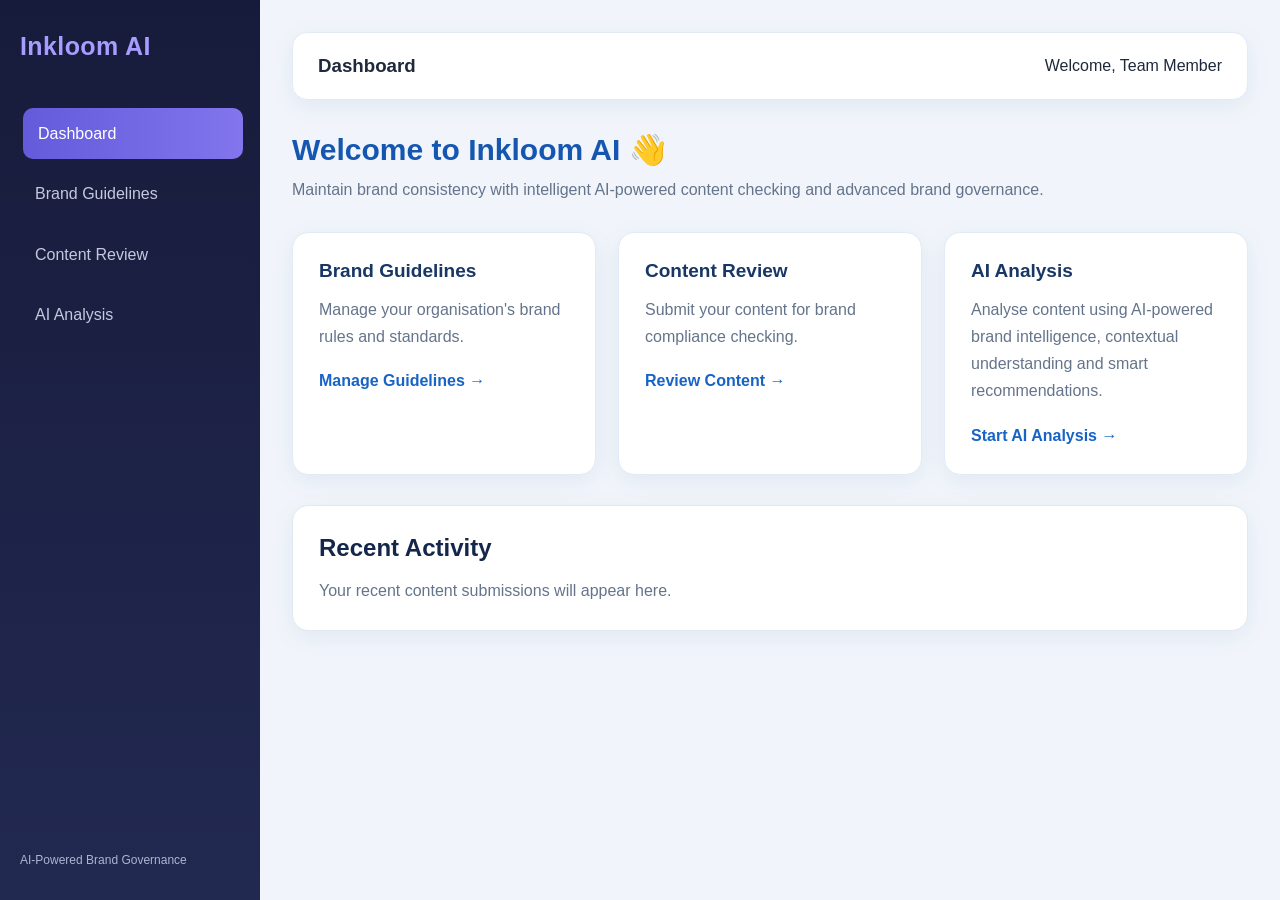
<file: index.html>
<!DOCTYPE html>
<html lang="en">

<head>
    <meta charset="UTF-8">
    <meta name="viewport" content="width=device-width, initial-scale=1.0">

    <title>Inkloom AI | Brand Governance</title>

    <link rel="stylesheet" href="./style.css">
</head>

<body>

    <!-- Sidebar -->
    <aside class="sidebar">

<h2 class="logo">Inkloom AI</h2>
        
        <nav>
            <a href="index.html" class="active">Dashboard</a>
            <a href="guidelines.html">Brand Guidelines</a>
            <a href="content.html">Content Review</a>
            <a href="ai-analysis.html">AI Analysis</a>
        </nav>

        <div class="sidebar-bottom">
            <p>AI-Powered Brand Governance</p>
        </div>

    </aside>

    <!-- Main Content -->
    <main class="main-content">

        <!-- Top Navigation -->
        <header class="topbar">
            <h3>Dashboard</h3>
            <span>Welcome, Team Member</span>
        </header>

        <!-- Welcome Section -->
        <section class="welcome-section">

            <h1>Welcome to Inkloom AI 👋</h1>

            <p>
                Maintain brand consistency with intelligent AI-powered
                content checking and advanced brand governance.
            </p>

        </section>

        <!-- Dashboard Cards -->
        <section class="dashboard-cards">

            <!-- Brand Guidelines -->
            <div class="card">
                <h3>Brand Guidelines</h3>

                <p>
                    Manage your organisation's brand rules and standards.
                </p>

                <a href="guidelines.html">
                    Manage Guidelines →
                </a>
            </div>

            <!-- Content Review -->
            <div class="card">
                <h3>Content Review</h3>

                <p>
                    Submit your content for brand compliance checking.
                </p>

                <a href="content.html">
                    Review Content →
                </a>
            </div>

            <!-- AI Analysis -->
            <div class="card">
                <h3>AI Analysis</h3>

                <p>
                    Analyse content using AI-powered brand intelligence,
                    contextual understanding and smart recommendations.
                </p>

                <a href="ai-analysis.html">
                    Start AI Analysis →
                </a>
            </div>

        </section>

        <!-- Recent Activity -->
        <section class="recent-activity">

            <h2>Recent Activity</h2>

            <p>
                Your recent content submissions will appear here.
            </p>

        </section>

    </main>

    <script src="./script.js"></script>

</body>
</html>
</file>
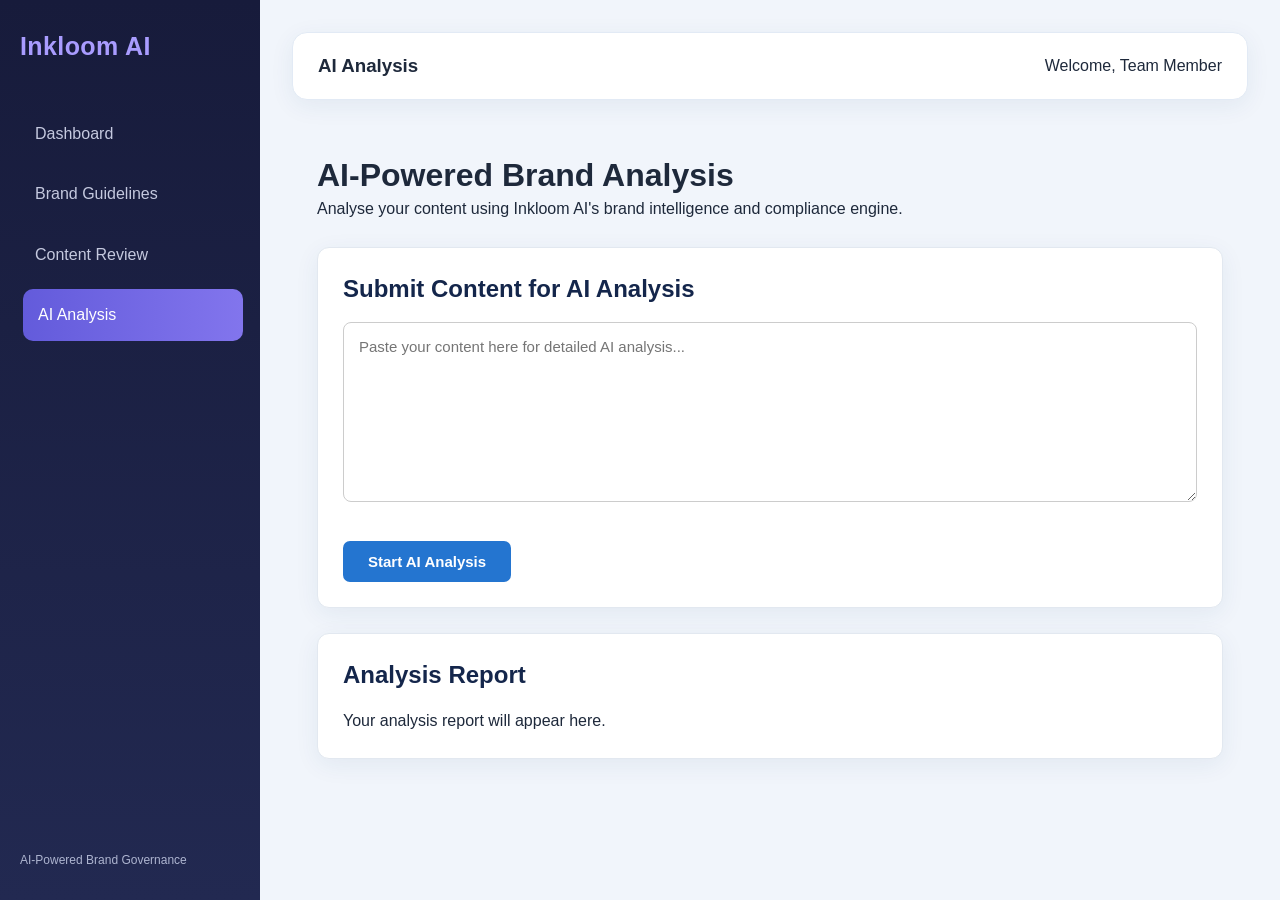
<file: ai-analysis.html>
<!DOCTYPE html>
<html lang="en">

<head>
    <meta charset="UTF-8">
    <meta name="viewport" content="width=device-width, initial-scale=1.0">

    <title>AI Analysis | Inkloom AI</title>

    <link rel="stylesheet" href="./style.css">

    <style>
        .analysis-container {
            max-width: 1000px;
            margin: 30px auto;
            padding: 25px;
        }

        .analysis-box {
            background: white;
            padding: 25px;
            border-radius: 12px;
            margin-top: 25px;
        }

        #analysisContent {
            width: 100%;
            min-height: 180px;
            padding: 15px;
            border: 1px solid #ccc;
            border-radius: 8px;
            font-size: 15px;
            box-sizing: border-box;
        }

        #analyzeBtn {
            margin-top: 15px;
            padding: 12px 25px;
            background: #2475d0;
            color: white;
            border: none;
            border-radius: 7px;
            cursor: pointer;
        }

        #analyzeBtn:disabled {
            opacity: 0.6;
            cursor: not-allowed;
        }

        .score-box {
            font-size: 22px;
            font-weight: bold;
            margin: 20px 0;
        }

        .issue-card {
            background: #fff5f5;
            border-left: 4px solid #e05252;
            padding: 15px;
            margin: 15px 0;
            border-radius: 8px;
        }

        .success-message {
            color: green;
            padding: 15px;
        }
    </style>
</head>

<body>

    <!-- Sidebar: Same structure as Dashboard -->
    <aside class="sidebar">

        <h2 class="logo">Inkloom AI</h2>

        <nav>
            <a href="index.html">Dashboard</a>
            <a href="guidelines.html">Brand Guidelines</a>
            <a href="content.html">Content Review</a>
            <a href="ai-analysis.html" class="active">AI Analysis</a>
        </nav>

        <div class="sidebar-bottom">
            <p>AI-Powered Brand Governance</p>
        </div>

    </aside>

    <!-- Main Content -->
    <main class="main-content">

        <header class="topbar">
            <h3>AI Analysis</h3>
            <span>Welcome, Team Member</span>
        </header>

        <div class="analysis-container">

            <h1>AI-Powered Brand Analysis</h1>

            <p>
                Analyse your content using Inkloom AI's
                brand intelligence and compliance engine.
            </p>

            <div class="analysis-box">

                <h2>Submit Content for AI Analysis</h2>

                <textarea
                    id="analysisContent"
                    placeholder="Paste your content here for detailed AI analysis..."
                ></textarea>

                <button id="analyzeBtn" type="button">
                    Start AI Analysis
                </button>

            </div>

            <div class="analysis-box" id="results">

                <h2>Analysis Report</h2>

                <p>Your analysis report will appear here.</p>

            </div>

        </div>

    </main>

    <!-- AI Analysis JavaScript -->
    <script>

        const analyzeBtn = document.getElementById("analyzeBtn");

        analyzeBtn.addEventListener("click", async function () {

            const content = document.getElementById("analysisContent").value.trim();
            const results = document.getElementById("results");

            if (!content) {
                results.textContent = "Please enter content first.";
                return;
            }

            results.textContent = "Analysing your content... Please wait.";
            analyzeBtn.disabled = true;

            try {

                const response = await fetch(
                    "https://inkloom-ai-mknr.onrender.com/api/content-submission",
                    {
                        method: "POST",
                        headers: {
                            "Content-Type": "application/json"
                        },
                        body: JSON.stringify({
                            content: content
                        })
                    }
                );

                const data = await response.json();

                if (!response.ok || !data.success) {
                    throw new Error(data.message || "Analysis failed.");
                }

                const report = data.data;
                const analysis = report.analysis;
                const issues = analysis.issues || [];

                results.replaceChildren();

                const heading = document.createElement("h2");
                heading.textContent = "AI Analysis Report";

                const brand = document.createElement("p");
                brand.textContent = "Brand: " + (report.brand || "Not specified");

                const score = document.createElement("div");
                score.className = "score-box";
                score.textContent =
                    "Compliance Score: " + report.compliance_score + "/100";

                const total = document.createElement("p");
                total.textContent =
                    "Total Issues Detected: " + analysis.total_issues;

                results.append(heading, brand, score, total);

                if (issues.length === 0) {

                    const success = document.createElement("p");
                    success.className = "success-message";
                    success.textContent =
                        "Excellent! No brand compliance issues detected.";

                    results.appendChild(success);

                }

                issues.forEach(function (issue) {

                    const card = document.createElement("div");
                    card.className = "issue-card";

                    const category = document.createElement("h3");
                    category.textContent = issue.category;

                    const severity = document.createElement("p");
                    severity.textContent = "Severity: " + issue.severity;

                    const problem = document.createElement("p");
                    problem.textContent = issue.problem;

                    const explanation = document.createElement("p");
                    explanation.textContent =
                        "Explanation: " + issue.explanation;

                    const suggestion = document.createElement("p");
                    suggestion.textContent =
                        "Suggested Correction: " + issue.suggestion;

                    card.append(
                        category,
                        severity,
                        problem,
                        explanation,
                        suggestion
                    );

                    results.appendChild(card);

                });

                const notice = document.createElement("p");
                notice.textContent =
                    "Final approval requires human review.";

                results.appendChild(notice);

            } catch (error) {

                results.textContent = "Analysis Error: " + error.message;
                console.error(error);

            } finally {

                analyzeBtn.disabled = false;

            }

        });

    </script>

</body>
</html>
</file>
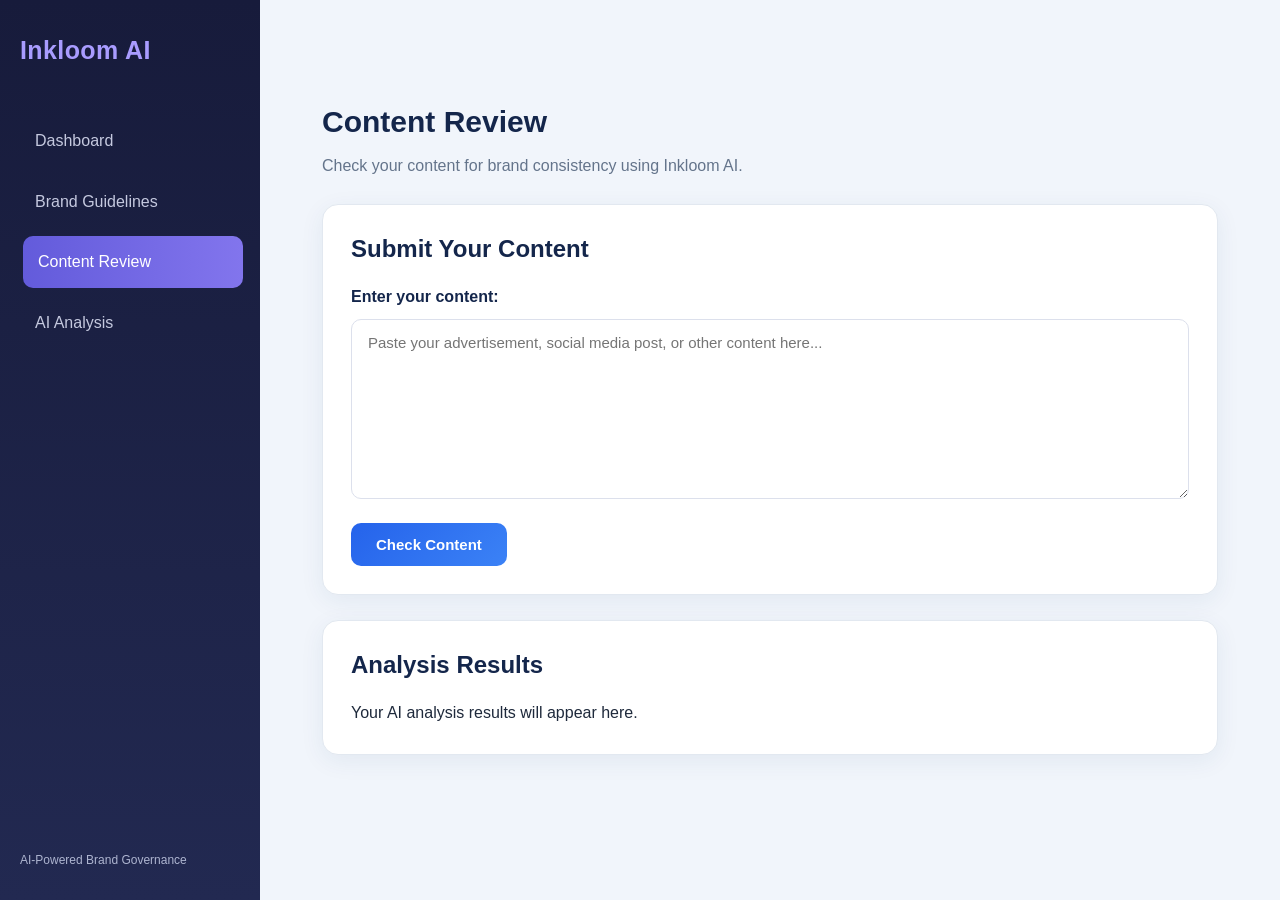
<file: content.html>
<!DOCTYPE html>
<html lang="en">

<head>
    <meta charset="UTF-8">
    <meta name="viewport" content="width=device-width, initial-scale=1.0">

    <title>Content Review | Inkloom AI</title>

    <link rel="stylesheet" href="./style.css">
</head>

<body>

    <!-- SIDEBAR -->
    <aside class="sidebar">

        <div class="logo">Inkloom AI</div>

        <nav>
            <a href="./index.html">Dashboard</a>
            <a href="./guidelines.html">Brand Guidelines</a>
            <a href="./content.html" class="active">Content Review</a>
            <a href="./ai-analysis.html">AI Analysis</a>
        </nav>

        <div class="sidebar-bottom">
            AI-Powered Brand Governance
        </div>

    </aside>

    <!-- MAIN CONTENT -->
    <main class="main-content">

        <div class="container">

            <h1>Content Review</h1>

            <p>
                Check your content for brand consistency using Inkloom AI.
            </p>

            <!-- CONTENT SUBMISSION -->
            <div class="review-box">

                <h2>Submit Your Content</h2>

                <label for="content">Enter your content:</label>

                <textarea
                    id="content"
                    rows="8"
                    placeholder="Paste your advertisement, social media post, or other content here..."
                ></textarea>

                <button id="checkBtn" type="button">
                    Check Content
                </button>

            </div>

            <!-- ANALYSIS RESULTS -->
            <div id="result" aria-live="polite">

                <h2>Analysis Results</h2>

                <p>Your AI analysis results will appear here.</p>

            </div>

        </div>

    </main>

    <!-- JAVASCRIPT -->
    <script src="./Script.js" defer></script>

</body>
</html>
</file>
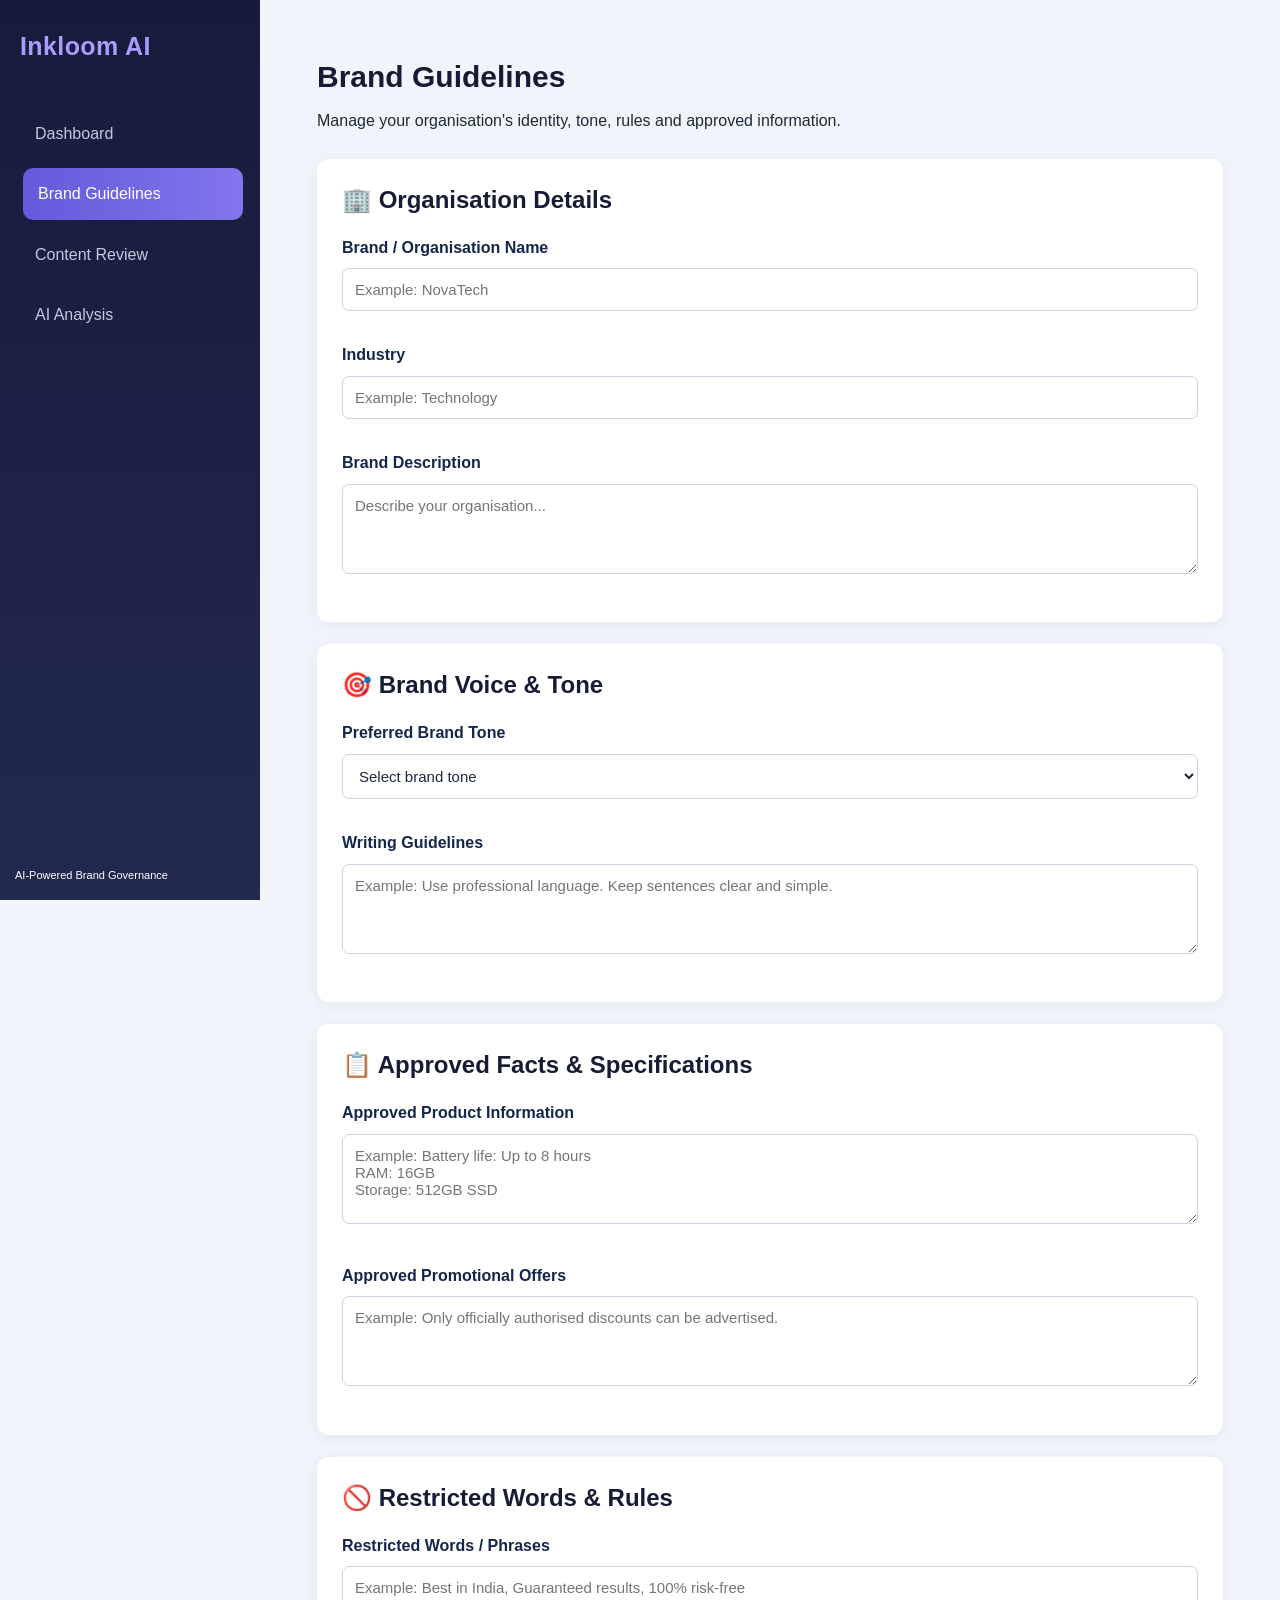
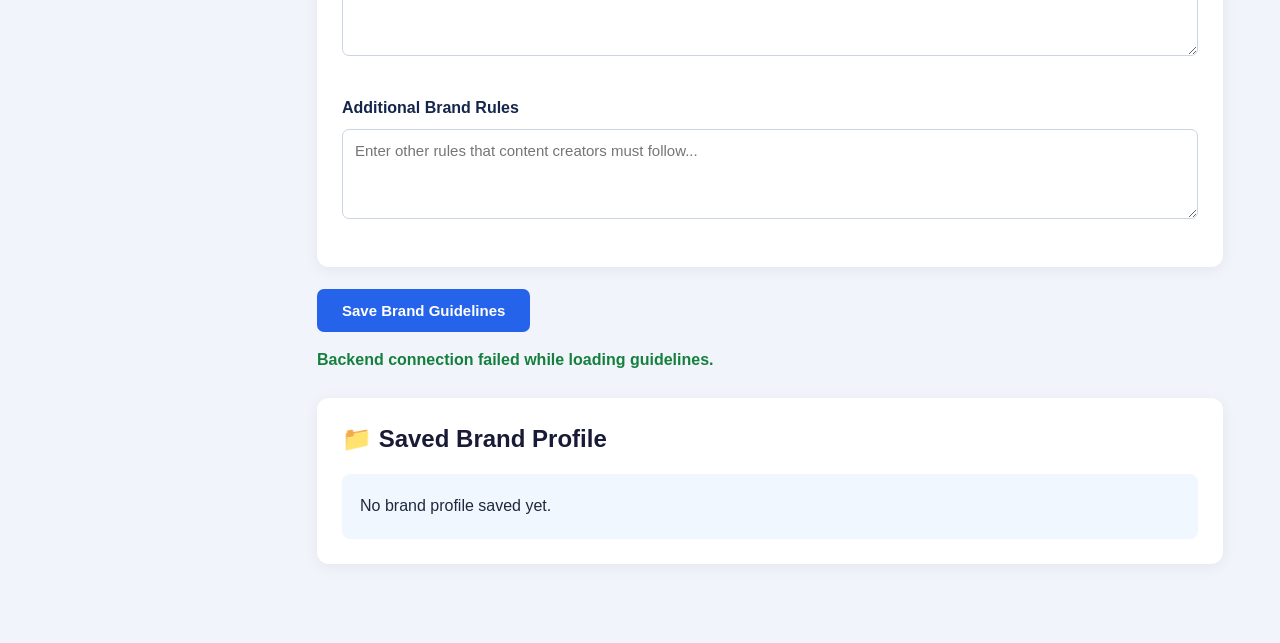
<file: guidelines.html>
<!DOCTYPE html>
<html lang="en">
<head>
    <meta charset="UTF-8">
    <meta name="viewport" content="width=device-width, initial-scale=1.0">
    <title>Brand Guidelines | Inkloom AI</title>
    <link rel="stylesheet" href="./style.css">

    <style>
.guideline-container {
    max-width: 1100px;
    width: 100%;
    margin: 0 auto;
    padding: 25px;
    box-sizing: border-box;
}
        .guideline-header {
            margin-bottom: 25px;
        }

        .guideline-header h1 {
            color: #171b35;
            font-size: 30px;
        }

        .guideline-card {
            background: white;
            padding: 25px;
            border-radius: 12px;
            margin-bottom: 22px;
            box-shadow: 0 3px 15px rgba(0,0,0,0.06);
        }

        .guideline-card h2 {
            color: #171b35;
            margin-bottom: 20px;
        }

        .guideline-card label {
            display: block;
            font-weight: bold;
            margin: 15px 0 8px;
        }

        .guideline-card input,
        .guideline-card textarea,
        .guideline-card select {
            width: 100%;
            padding: 12px;
            border: 1px solid #cbd5e1;
            border-radius: 7px;
            font-size: 15px;
        }

        .guideline-card textarea {
            min-height: 90px;
            resize: vertical;
        }

        .save-btn {
            background: #2563eb;
            color: white;
            border: none;
            padding: 13px 25px;
            border-radius: 7px;
            cursor: pointer;
            font-size: 15px;
        }

        .save-btn:hover {
            background: #1d4ed8;
        }

        .status-message {
            margin-top: 15px;
            color: #15803d;
            font-weight: bold;
        }

        .saved-box {
            background: #f0f7ff;
            padding: 18px;
            border-radius: 8px;
            line-height: 1.8;
        }

        @media(max-width: 768px) {
            .guideline-container {
                padding: 15px;
                margin: 10px;
            }
        }
    </style>
</head>

<body>

<div class="sidebar">
    <h2 class="logo">Inkloom AI</h2>

   <nav>
    <a href="./index.html">Dashboard</a>
    <a href="./guidelines.html" class="active">Brand Guidelines</a>
    <a href="./content.html">Content Review</a>
    <a href="./ai-analysis.html">AI Analysis</a>
   </nav>

    <p style="position:absolute; bottom:15px; left:15px; font-size:11px;">
        AI-Powered Brand Governance
    </p>
</div>

<main class="main-content">
    <div class="container guideline-container">
    <div class="guideline-header">
        <h1>Brand Guidelines</h1>
        <p>Manage your organisation's identity, tone, rules and approved information.</p>
    </div>

    <form id="guidelineForm">

        <div class="guideline-card">
            <h2>🏢 Organisation Details</h2>

            <label>Brand / Organisation Name</label>
            <input type="text" id="brandName"
                placeholder="Example: NovaTech" required>

            <label>Industry</label>
            <input type="text" id="industry"
                placeholder="Example: Technology">

            <label>Brand Description</label>
            <textarea id="description"
                placeholder="Describe your organisation..."></textarea>
        </div>

        <div class="guideline-card">
            <h2>🎯 Brand Voice & Tone</h2>

            <label>Preferred Brand Tone</label>
            <select id="brandTone">
                <option value="">Select brand tone</option>
                <option>Professional</option>
                <option>Friendly</option>
                <option>Formal</option>
                <option>Conversational</option>
                <option>Creative</option>
                <option>Informative</option>
            </select>

            <label>Writing Guidelines</label>
            <textarea id="writingRules"
                placeholder="Example: Use professional language. Keep sentences clear and simple."></textarea>
        </div>

        <div class="guideline-card">
            <h2>📋 Approved Facts & Specifications</h2>

            <label>Approved Product Information</label>
            <textarea id="approvedFacts"
                placeholder="Example: Battery life: Up to 8 hours&#10;RAM: 16GB&#10;Storage: 512GB SSD"></textarea>

            <label>Approved Promotional Offers</label>
            <textarea id="offers"
                placeholder="Example: Only officially authorised discounts can be advertised."></textarea>
        </div>

        <div class="guideline-card">
            <h2>🚫 Restricted Words & Rules</h2>

            <label>Restricted Words / Phrases</label>
            <textarea id="restrictedWords"
                placeholder="Example: Best in India, Guaranteed results, 100% risk-free"></textarea>

            <label>Additional Brand Rules</label>
            <textarea id="additionalRules"
                placeholder="Enter other rules that content creators must follow..."></textarea>
        </div>

        <button type="submit" class="save-btn">
            Save Brand Guidelines
        </button>

        <p id="statusMessage" class="status-message"></p>

    </form>

    <div class="guideline-card" style="margin-top:25px;">
        <h2>📁 Saved Brand Profile</h2>
        <div id="savedProfile" class="saved-box">
            No brand profile saved yet.
        </div>
    </div>

</main>
<script>

const form = document.getElementById("guidelineForm");

const fields = [
    "brandName",
    "industry",
    "description",
    "brandTone",
    "writingRules",
    "approvedFacts",
    "offers",
    "restrictedWords",
    "additionalRules"
];

// Display saved profile
function displayProfile(data) {

    document.getElementById("savedProfile").innerHTML = `
        <strong>Brand:</strong> ${escapeHTML(data.brandName)}<br>
        <strong>Industry:</strong> ${escapeHTML(data.industry)}<br>
        <strong>Tone:</strong> ${escapeHTML(data.brandTone)}<br>
        <strong>Approved Facts:</strong><br>
        ${escapeHTML(data.approvedFacts).replace(/\n/g, "<br>")}
    `;
}

// Prevent HTML injection
function escapeHTML(value) {

    return String(value || "").replace(/[&<>"']/g, char => ({
        "&": "&amp;",
        "<": "&lt;",
        ">": "&gt;",
        '"': "&quot;",
        "'": "&#39;"
    })[char]);

}

// Load guidelines from backend
async function loadGuidelines() {

    try {

        const response = await fetch(
            "https://inkloom-ai-mknr.onrender.com/api/brand-guidelines"
        );

        const result = await response.json();

        if (!response.ok || !result.success) {
            throw new Error(result.message);
        }

        if (result.data) {

            fields.forEach(id => {
                document.getElementById(id).value =
                    result.data[id] || "";
            });

            displayProfile(result.data);

        } else {

            // Load previously saved browser data if available
            const localData = localStorage.getItem(
                "inkloomBrandGuidelines"
            );

            if (localData) {

                const data = JSON.parse(localData);

                fields.forEach(id => {
                    document.getElementById(id).value =
                        data[id] || "";
                });

                displayProfile(data);
            }
        }

    } catch (error) {

        console.error("Loading Error:", error);

        document.getElementById("statusMessage").textContent =
            "Backend connection failed while loading guidelines.";

    }

}

// Save guidelines to backend
form.addEventListener("submit", async function(event) {

    event.preventDefault();

    const data = {};

    fields.forEach(id => {

        data[id] = document.getElementById(id).value.trim();

    });

    const status = document.getElementById("statusMessage");

    status.textContent = "Saving brand guidelines...";

    try {

        const response = await fetch(
            "https://inkloom-ai-mknr.onrender.com/api/brand-guidelines",
            {
                method: "POST",

                headers: {
                    "Content-Type": "application/json"
                },

                body: JSON.stringify(data)
            }
        );

        const result = await response.json();

        if (!response.ok || !result.success) {
            throw new Error(result.message);
        }

        localStorage.setItem(
            "inkloomBrandGuidelines",
            JSON.stringify(data)
        );

        displayProfile(data);

        status.textContent =
            "✓ Brand guidelines saved successfully to backend!";

        console.log("Backend Response:", result);

    } catch (error) {

        status.textContent =
            "Failed to save guidelines. Check backend connection.";

        console.error("Saving Error:", error);

    }

});

// Load data when page opens
loadGuidelines();

</script>
</body>
</html>
</file>
<file: style.css>
/* =========================================
   INKLOOM AI - MODERN SAAS DESIGN SYSTEM
   Shared stylesheet for all four pages
========================================= */

/* 1. GLOBAL SETTINGS */
:root {
    --navy: #14264b;
    --navy-light: #1e3a6d;
    --primary: #2563eb;
    --primary-dark: #1d4ed8;
    --purple: #60a5fa;
    --background: #f1f5fb;
    --surface: #ffffff;
    --text: #1e293b;
    --muted: #64748b;
    --border: #e2e8f0;
    --success: #16a36a;
    --danger: #dc4c64;
    --warning: #d99a27;
    --shadow: 0 6px 24px rgba(30, 64, 120, 0.07);
}
* {
    margin: 0;
    padding: 0;
    box-sizing: border-box;
    font-family: "Segoe UI", Arial, sans-serif;
}

body {
    background: var(--background);
    color: var(--text);
    line-height: 1.6;
}

/* 2. LINKS */
a {
    color: var(--primary);
    text-decoration: none;
    transition: 0.2s ease;
}

a:hover {
    color: var(--primary-dark);
}

/* 3. SIDEBAR */
.sidebar {
    width: 260px;
    height: 100vh;
    background: linear-gradient(180deg, #171b3b, #222951);
    color: white;
    position: fixed;
    top: 0;
    left: 0;
    padding: 30px 20px;
    z-index: 100;
    display: flex;
    flex-direction: column;
}

.logo {
    font-size: 25px;
    font-weight: 800;
    letter-spacing: 0.4px;
    margin-bottom: 45px;
    color: #a99cff;
}

.sidebar nav a {
    display: block;
    color: #c5c9df;
    text-decoration: none;
    padding: 13px 15px;
    margin-bottom: 9px;
    border-radius: 10px;
    transition: 0.25s ease;
}

.sidebar nav a:hover,
.sidebar nav a.active {
    background: linear-gradient(90deg, #635bdb, #8275ed);
    color: white;
    transform: translateX(3px);
}

.sidebar-bottom {
    margin-top: auto;
    font-size: 12px;
    color: #aeb5d0;
}

/* 4. MAIN CONTENT */
.main-content {
    margin-left: 260px;
    width: calc(100% - 260px);
    min-height: 100vh;
    padding: 32px;
}

/* 5. TOPBAR */
.topbar {
    display: flex;
    justify-content: space-between;
    align-items: center;
    gap: 15px;
    background: var(--surface);
    padding: 20px 25px;
    border: 1px solid var(--border);
    border-radius: 15px;
    margin-bottom: 30px;
    box-shadow: var(--shadow);
}

/* 6. WELCOME SECTION */
.welcome-section {
    margin-bottom: 30px;
}

.welcome-section h1 {
    color: var(--navy);
    font-size: 30px;
    font-weight: 750;
    margin-bottom: 8px;
}

.welcome-section p {
    color: var(--muted);
}

/* 7. DASHBOARD CARDS */
.dashboard-cards {
    display: grid;
    grid-template-columns: repeat(3, minmax(0, 1fr));
    gap: 22px;
    margin-bottom: 30px;
}

.card {
    background: var(--surface);
    padding: 26px;
    border: 1px solid var(--border);
    border-radius: 16px;
    box-shadow: var(--shadow);
    transition: transform 0.25s ease, box-shadow 0.25s ease;
}

.card:hover {
    transform: translateY(-4px);
    box-shadow: 0 13px 32px rgba(28, 35, 75, 0.11);
}

.card h3 {
    color: var(--navy);
    margin-bottom: 12px;
    font-size: 19px;
}

.card p {
    color: var(--muted);
    line-height: 1.7;
    margin-bottom: 18px;
}

.card a {
    color: var(--primary);
    font-weight: 700;
}

.card span {
    color: var(--muted);
    font-size: 14px;
}

/* 8. RECENT ACTIVITY */
.recent-activity {
    background: var(--surface);
    padding: 26px;
    border: 1px solid var(--border);
    border-radius: 16px;
    box-shadow: var(--shadow);
}

.recent-activity h2 {
    color: var(--navy);
    margin-bottom: 15px;
}

.recent-activity p {
    color: var(--muted);
}

/* 9. GENERAL CONTAINERS */
.container {
    width: 100%;
    max-width: 1000px;
    margin: 40px auto;
    padding: 30px;
}

.container h1 {
    color: var(--navy);
    font-size: 30px;
    margin-bottom: 12px;
}

.container > p {
    color: var(--muted);
    margin-bottom: 25px;
}

/* 10. CONTENT REVIEW */
.review-box,
#result {
    background: var(--surface);
    padding: 28px;
    border: 1px solid var(--border);
    border-radius: 16px;
    margin-top: 22px;
    margin-bottom: 25px;
    box-shadow: var(--shadow);
}

.review-box h2,
#result h2 {
    color: var(--navy);
    margin-bottom: 20px;
}

label {
    display: block;
    color: var(--navy);
    font-weight: 650;
    margin-bottom: 10px;
}

/* 11. INPUTS AND TEXT AREAS */
input,
select,
textarea {
    width: 100%;
    padding: 14px 16px;
    border: 1px solid #dce0ec;
    border-radius: 10px;
    background: #fff;
    color: var(--text);
    font-size: 15px;
    margin-bottom: 16px;
    transition: border-color 0.2s ease, box-shadow 0.2s ease;
}

textarea {
    min-height: 180px;
    resize: vertical;
}

input:focus,
select:focus,
textarea:focus {
    outline: none;
    border-color: var(--primary);
    box-shadow: 0 0 0 3px rgba(99, 91, 219, 0.12);
}

/* 12. BUTTONS */
button {
    background: linear-gradient(135deg, var(--primary), var(--purple));
    color: white;
    border: none;
    padding: 13px 25px;
    border-radius: 10px;
    cursor: pointer;
    font-size: 15px;
    font-weight: 650;
    transition: 0.25s ease;
}

button:hover {
    background: linear-gradient(135deg, var(--primary-dark), #7062df);
    transform: translateY(-2px);
    box-shadow: 0 6px 16px rgba(99, 91, 219, 0.2);
}

button:disabled {
    opacity: 0.6;
    cursor: not-allowed;
    transform: none;
}

/* 13. AI ANALYSIS PAGE */
.analysis-container {
    width: 100%;
    max-width: 1000px;
    margin: 30px auto;
    padding: 25px;
}

.analysis-box {
    background: var(--surface);
    padding: 28px;
    border: 1px solid var(--border);
    border-radius: 16px;
    box-shadow: var(--shadow);
    margin-bottom: 25px;
}

.analysis-box h2 {
    color: var(--navy);
    margin-bottom: 18px;
}

.score-box {
    background: linear-gradient(135deg, #eeedff, #f5f1ff);
    border: 1px solid #dedaff;
    padding: 25px;
    border-radius: 14px;
    margin: 20px 0;
}

.score-box h2,
.score-box h3 {
    color: var(--navy);
}

.issue-card {
    background: var(--surface);
    border: 1px solid var(--border);
    border-left: 5px solid var(--danger);
    padding: 22px;
    margin: 16px 0;
    border-radius: 12px;
    box-shadow: var(--shadow);
}

.issue-card h3 {
    color: var(--navy);
    margin-bottom: 12px;
}

.issue-card p {
    color: var(--muted);
    line-height: 1.7;
    margin: 8px 0;
}

.severity {
    display: inline-block;
    padding: 5px 12px;
    border-radius: 20px;
    font-size: 12px;
    font-weight: 750;
    margin-bottom: 12px;
}

.severity.high {
    background: #ffe6e9;
    color: #bd344b;
}

.severity.medium {
    background: #fff2d8;
    color: #9b6810;
}

.severity.low {
    background: #def7e9;
    color: #147c4d;
}

.review-notice {
    background: #edf1ff;
    border-left: 5px solid var(--primary);
    padding: 17px;
    margin-top: 20px;
    border-radius: 10px;
    color: #343d79;
}

.success-message {
    background: #e2f7eb;
    border: 1px solid #b9e9ce;
    color: #147c4d;
    padding: 18px;
    border-radius: 12px;
    margin: 18px 0;
}

/* 14. GENERAL HEADINGS */
h1,
h2,
h3 {
    line-height: 1.3;
}

h2 {
    color: var(--navy);
    margin-bottom: 15px;
}

/* 15. RESPONSIVE DESIGN */
@media (max-width: 1000px) {
    .dashboard-cards {
        grid-template-columns: repeat(2, minmax(0, 1fr));
    }

    .main-content {
        padding: 24px;
    }
}

@media (max-width: 768px) {
    .sidebar {
        position: relative;
        width: 100%;
        height: auto;
        padding: 18px;
    }

    .logo {
        margin-bottom: 18px;
    }

    .sidebar nav {
        display: flex;
        flex-wrap: wrap;
        gap: 6px;
    }

    .sidebar nav a {
        margin-bottom: 0;
        padding: 10px 12px;
    }

    .sidebar-bottom {
        display: none;
    }

    .main-content {
        margin-left: 0;
        width: 100%;
        padding: 18px;
    }

    .dashboard-cards {
        grid-template-columns: 1fr;
    }

    .container,
    .analysis-container {
        margin: 15px auto;
        padding: 18px;
    }

    .topbar {
        flex-wrap: wrap;
        padding: 16px;
    }

    .welcome-section h1,
    .container h1 {
        font-size: 25px;
    }

    .review-box,
    #result,
    .analysis-box {
        padding: 20px;
    }
}

@media (max-width: 480px) {
    .sidebar nav {
        flex-direction: column;
    }

    .sidebar nav a {
        width: 100%;
    }

    button {
        max-width: 100%;
    }

    .main-content {
        padding: 14px;
    }
}

/* POLISHED BLUE THEME */

/* Dashboard heading */
.welcome-section h1 {
    color: #1557b0;
    font-weight: 750;
}

/* Card improvements */
.card {
    border: 1px solid #e1eaf7;
    transition: all 0.3s ease;
}

.card:hover {
    transform: translateY(-5px);
    box-shadow: 0 12px 28px rgba(37, 99, 235, 0.12);
}

/* Card headings */
.card h3 {
    color: #183765;
}

/* Better buttons */
button {
    background: linear-gradient(135deg, #2563eb, #3b82f6);
}

button:hover {
    background: linear-gradient(135deg, #1d4ed8, #2563eb);
}

/* Better links */
.card a {
    color: #1763c6;
}

.card a:hover {
    color: #123f87;
}

/* Cleaner topbar */
.topbar {
    border: 1px solid #e2eaf5;
}

/* Smooth page appearance */
.card,
.review-box,
.analysis-box,
.recent-activity {
    transition: all 0.3s ease;
}
</file>
